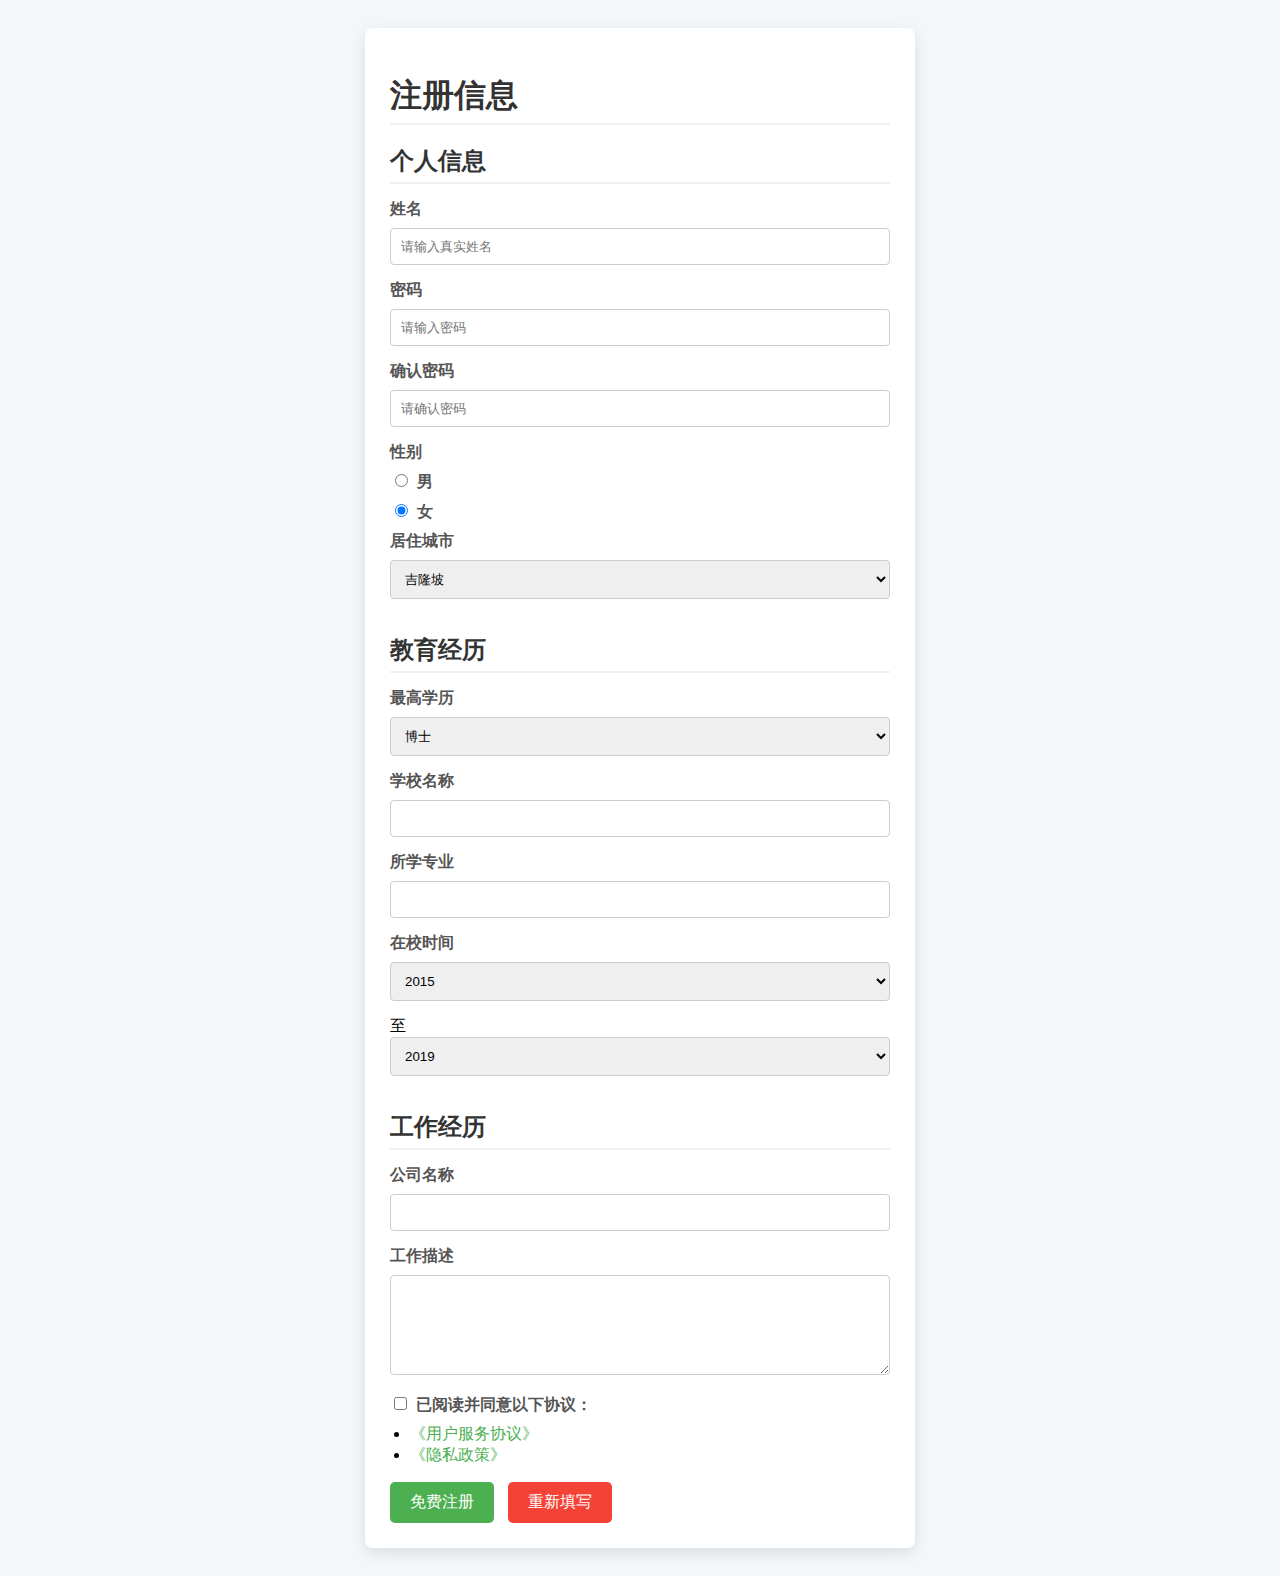
<file: index.html>
<!DOCTYPE html>
<html lang="en">
<head>
    <meta charset="UTF-8">
    <meta name="viewport" content="width=device-width, initial-scale=1.0">
    <title>用户注册表单</title>
    <style>
        body {
            font-family: 'Segoe UI', Tahoma, Geneva, Verdana, sans-serif;
            background-color: #f4f7fa;
            padding: 20px;
            display: flex;
            justify-content: center;
            align-items: center;
        }

        form {
            width: 500px;
            background-color: #ffffff;
            padding: 25px;
            border-radius: 8px;
            box-shadow: 0 5px 15px rgba(0,0,0,0.1);
        }

        h1, h2 {
            color: #333;
            border-bottom: 2px solid #f0f0f0;
            padding-bottom: 5px;
            margin-bottom: 15px;
        }

        label {
            display: block;
            margin-bottom: 8px;
            font-weight: bold;
            color: #555;
        }

        input[type="text"], input[type="password"], select, textarea {
            width: 100%;
            padding: 10px;
            margin-bottom: 15px;
            border: 1px solid #ccc;
            border-radius: 4px;
            box-sizing: border-box;
        }

        textarea {
            resize: vertical;
            height: 100px;
        }

        input[type="radio"], input[type="checkbox"] {
            margin-right: 5px;
        }

        button {
            padding: 10px 20px;
            margin-right: 10px;
            border: none;
            border-radius: 5px;
            cursor: pointer;
            color: #fff;
            font-size: 16px;
        }

        button[type="reset"] {
            background-color: #f44336;
        }

        button[type="submit"], button:not([type]) {
            background-color: #4CAF50;
        }

        button:hover {
            opacity: 0.9;
        }

        ul {
            padding-left: 20px;
            margin-top: 5px;
        }

        a {
            color: #4CAF50;
            text-decoration: none;
        }

        a:hover {
            text-decoration: underline;
        }
    </style>
</head>
<body>
    <form action="">
        <h1>注册信息</h1>

        <!-- 个人信息 -->
        <h2>个人信息</h2>
        <label for="name">姓名</label>
        <input type="text" id="name" placeholder="请输入真实姓名">

        <label for="password">密码</label>
        <input type="password" id="password" placeholder="请输入密码">

        <label for="confirm-password">确认密码</label>
        <input type="password" id="confirm-password" placeholder="请确认密码">

        <label>性别</label>
        <label><input type="radio" name="gender"> 男</label>
        <label><input type="radio" name="gender" checked> 女</label>

        <label for="city">居住城市</label>
        <select id="city">
            <option>吉隆坡</option>
            <option>沙巴</option>
            <option>沙捞越</option>
            <option>沙登</option>
        </select>

        <!-- 教育经历 -->
        <h2>教育经历</h2>
        <label for="education">最高学历</label>
        <select id="education">
            <option>博士</option>
            <option>硕士</option>
            <option>本科</option>
            <option>大专</option>
        </select>

        <label for="school">学校名称</label>
        <input type="text" id="school">

        <label for="major">所学专业</label>
        <input type="text" id="major">

        <label>在校时间</label>
        <select>
            <option>2015</option>
            <option>2016</option>
            <option>2017</option>
            <option>2018</option>
        </select>
        至
        <select>
            <option>2019</option>
            <option>2020</option>
            <option>2021</option>
            <option>2022</option>
        </select>

        <!-- 工作经历 -->
        <h2>工作经历</h2>
        <label for="company">公司名称</label>
        <input type="text" id="company">

        <label for="job-desc">工作描述</label>
        <textarea id="job-desc"></textarea>

        <!-- 协议和按钮 -->
        <label><input type="checkbox"> 已阅读并同意以下协议：</label>
        <ul>
            <li><a href="#">《用户服务协议》</a></li>
            <li><a href="#">《隐私政策》</a></li>
        </ul>

        <button type="submit">免费注册</button>
        <button type="reset">重新填写</button>
    </form>
</body>
</html>
</file>
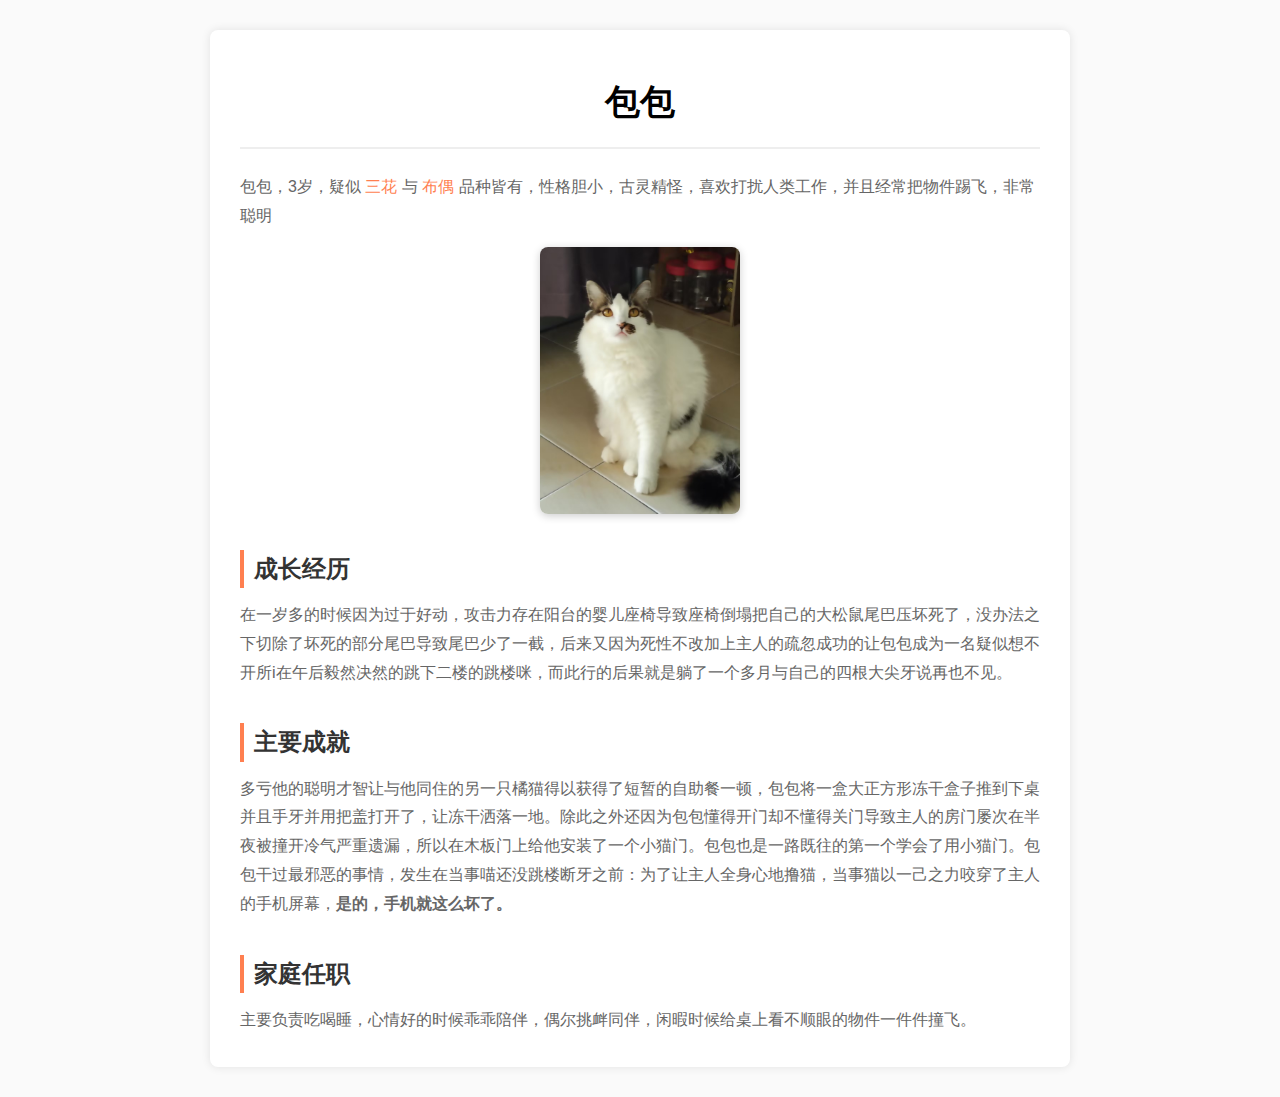
<file: page.html>
<!DOCTYPE html>
<html lang="en">
<head>
  <meta charset="UTF-8" />
  <meta name="viewport" content="width=device-width, initial-scale=1.0"/>
  <title>包包个人简介</title>
  <style>
    /* 页面整体样式 */
    body {
      margin: 0;
      padding: 0;
      font-family: "Microsoft Yahei", Arial, sans-serif;
      background-color: #fafafa;
      line-height: 1.6;
    }

    /* 容器布局，限制内容宽度并居中 */
    .container {
      max-width: 800px;
      margin: 30px auto;
      background-color: #fff;
      border-radius: 8px;
      padding: 20px 30px;
      box-shadow: 0 0 10px rgba(0, 0, 0, 0.1);
    }

    /* 大标题 */
    h1 {
      text-align: center;
      font-size: 2.2rem;
      margin-bottom: 0.5em;
    }

    hr {
      margin-top: 0.5em;
      margin-bottom: 1.5em;
      border: none;
      border-top: 2px solid #eee;
    }

    /* 副标题 */
    h2 {
      font-size: 1.5rem;
      color: #333;
      margin-top: 1.5em;
      margin-bottom: 0.5em;
      border-left: 4px solid #ff7f50;
      padding-left: 10px;
    }

    /* 段落 */
    p {
      margin: 0.8em 0;
      color: #666;
      line-height: 1.8;
    }

    /* 链接 */
    a {
      color: #ff7f50;
      text-decoration: none;
      transition: color 0.2s ease-in-out;
    }
    a:hover {
      color: #ff4500;
      text-decoration: underline;
    }

    /* 图片 */
    img {
      display: block;
      margin: 1em auto;
      border-radius: 8px;
      box-shadow: 0 2px 8px rgba(0, 0, 0, 0.2);
      max-width: 100%;
      height: auto;
    }
  </style>
</head>
<body>
  <div class="container">
    <h1>包包</h1>
    <hr>
    <p>
      包包，3岁，疑似
      <a href="file:///C:/Users/User/OneDrive/Desktop/code/%E4%BB%A3%E7%A0%81%E8%AF%BE%E7%A8%8B/17-%E7%BB%BC%E5%90%88%E6%A1%88%E4%BE%8B2.html">三花</a> 与
      <a href="https://baike.baidu.com/item/%E5%B8%83%E5%81%B6%E7%8C%AB/642121">布偶</a>
      品种皆有，性格胆小，古灵精怪，喜欢打扰人类工作，并且经常把物件踢飞，非常聪明
    </p>
    <img
      src="./baobao image.jpg"
      alt="包包的照片"
      title="包包"
      width="200"
    />

    <h2>成长经历</h2>
    <p>
      在一岁多的时候因为过于好动，攻击力存在阳台的婴儿座椅导致座椅倒塌把自己的大松鼠尾巴压坏死了，没办法之下切除了坏死的部分尾巴导致尾巴少了一截，后来又因为死性不改加上主人的疏忽成功的让包包成为一名疑似想不开所i在午后毅然决然的跳下二楼的跳楼咪，而此行的后果就是躺了一个多月与自己的四根大尖牙说再也不见。
    </p>

    <h2>主要成就</h2>
    <p>
      多亏他的聪明才智让与他同住的另一只橘猫得以获得了短暂的自助餐一顿，包包将一盒大正方形冻干盒子推到下桌并且手牙并用把盖打开了，让冻干洒落一地。除此之外还因为包包懂得开门却不懂得关门导致主人的房门屡次在半夜被撞开冷气严重遗漏，所以在木板门上给他安装了一个小猫门。包包也是一路既往的第一个学会了用小猫门。包包干过最邪恶的事情，发生在当事喵还没跳楼断牙之前：为了让主人全身心地撸猫，当事猫以一己之力咬穿了主人的手机屏幕，<strong>是的，手机就这么坏了。</strong>
    </p>

    <h2>家庭任职</h2>
    <p>
      主要负责吃喝睡，心情好的时候乖乖陪伴，偶尔挑衅同伴，闲暇时候给桌上看不顺眼的物件一件件撞飞。
    </p>
  </div>
</body>
</html>
</file>
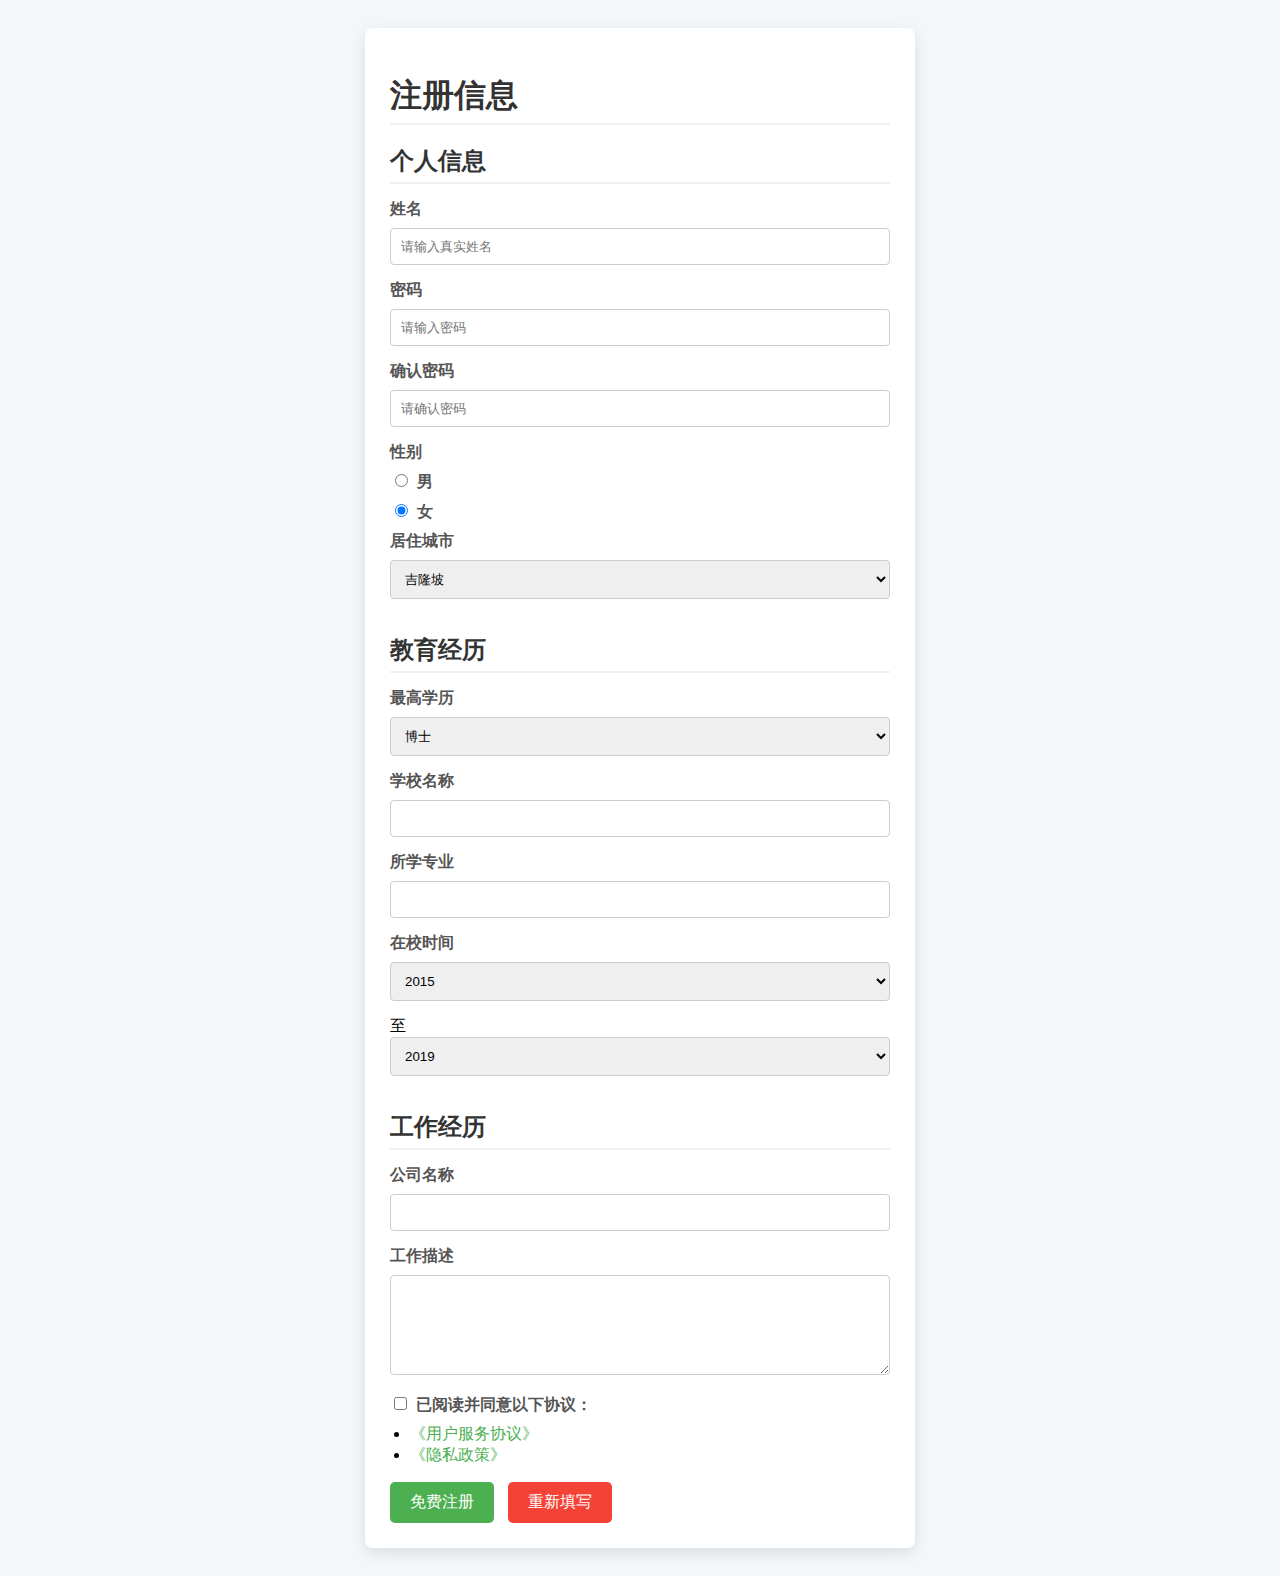
<file: question.html>
<!DOCTYPE html>
<html lang="en">
<head>
  <meta charset="UTF-8">
  <title>用户注册表单</title>
  <style>
    body {
      font-family: 'Segoe UI', Tahoma, Geneva, Verdana, sans-serif;
      background-color: #f4f7fa;
      padding: 20px;
      display: flex;
      justify-content: center;
      align-items: center;
    }

    form {
      width: 500px;
      background-color: #ffffff;
      padding: 25px;
      border-radius: 8px;
      box-shadow: 0 5px 15px rgba(0,0,0,0.1);
    }

    h1, h2 {
      color: #333;
      border-bottom: 2px solid #f0f0f0;
      padding-bottom: 5px;
      margin-bottom: 15px;
    }

    label {
      display: block;
      margin-bottom: 8px;
      font-weight: bold;
      color: #555;
    }

    input[type="text"], input[type="password"], select, textarea {
      width: 100%;
      padding: 10px;
      margin-bottom: 15px;
      border: 1px solid #ccc;
      border-radius: 4px;
      box-sizing: border-box;
    }

    textarea {
      resize: vertical;
      height: 100px;
    }

    input[type="radio"], input[type="checkbox"] {
      margin-right: 5px;
    }

    button {
      padding: 10px 20px;
      margin-right: 10px;
      border: none;
      border-radius: 5px;
      cursor: pointer;
      color: #fff;
      font-size: 16px;
    }

    button[type="reset"] {
      background-color: #f44336;
    }

    button[type="submit"], button:not([type]) {
      background-color: #4CAF50;
    }

    button:hover {
      opacity: 0.9;
    }

    ul {
      padding-left: 20px;
      margin-top: 5px;
    }

    a {
      color: #4CAF50;
      text-decoration: none;
    }
    a:hover {
      text-decoration: underline;
    }

    /* ========== 以下是“全屏loading图标”Overlay的样式 ========== */
    .loading-overlay {
      /* 默认隐藏 */
      display: none;
      /* 固定定位覆盖视窗 */
      position: fixed;
      top: 0;
      left: 0;
      width: 100%;
      height: 100%;
      /* 半透明背景 */
      background-color: rgba(0, 0, 0, 0.5);
      /* 居中内容 */
      justify-content: center;
      align-items: center;
      z-index: 9999; /* 确保它在最前 */
      flex-direction: column;
    }

    /* 内部的加载图标(Spinner) */
    .spinner {
      width: 50px;
      height: 50px;
      border: 6px solid #ccc; 
      border-top-color: #4CAF50;
      border-radius: 50%;
      animation: spin 1s linear infinite;
      margin-bottom: 10px;
    }

    @keyframes spin {
      0% {
        transform: rotate(0deg);
      }
      100% {
        transform: rotate(360deg);
      }
    }

    /* 提示文本 */
    .loading-text {
      color: #fff;
      font-size: 16px;
    }
  </style>
</head>
<body>
  <!-- 在 body 里放个全屏loading的DIV，默认隐藏 -->
  <div class="loading-overlay" id="loadingOverlay">
    <div class="spinner"></div>
    <div class="loading-text">正在提交，请稍候…</div>
  </div>

  <!-- 给form设置id，用来在JS里获取 -->
  <form id="registrationForm" action="https://testing-project-zeta-ruddy.vercel.app/page.html">
    <h1>注册信息</h1>

    <!-- 个人信息 -->
    <h2>个人信息</h2>
    <label for="name">姓名</label>
    <input type="text" id="name" placeholder="请输入真实姓名" required>

    <label for="password">密码</label>
    <input type="password" id="password" placeholder="请输入密码" required>

    <label for="confirm-password">确认密码</label>
    <input type="password" id="confirm-password" placeholder="请确认密码" required oninput="checkPassword();">

    <label>性别</label>
    <label><input type="radio" name="gender"> 男</label>
    <label><input type="radio" name="gender" checked> 女</label>

    <label for="city">居住城市</label>
    <select id="city">
      <option>吉隆坡</option>
      <option>沙巴</option>
      <option>沙捞越</option>
      <option>沙登</option>
    </select>

    <!-- 教育经历 -->
    <h2>教育经历</h2>
    <label for="education">最高学历</label>
    <select id="education">
      <option>博士</option>
      <option>硕士</option>
      <option>本科</option>
      <option>大专</option>
    </select>

    <label for="school">学校名称</label>
    <input type="text" id="school">

    <label for="major">所学专业</label>
    <input type="text" id="major">

    <label>在校时间</label>
    <select>
      <option>2015</option>
      <option>2016</option>
      <option>2017</option>
      <option>2018</option>
    </select>
    至
    <select>
      <option>2019</option>
      <option>2020</option>
      <option>2021</option>
      <option>2022</option>
    </select>

    <!-- 工作经历 -->
    <h2>工作经历</h2>
    <label for="company">公司名称</label>
    <input type="text" id="company">

    <label for="job-desc">工作描述</label>
    <textarea id="job-desc"></textarea>

    <!-- 协议和按钮 -->
    <label><input type="checkbox" required> 已阅读并同意以下协议：</label>
    <ul>
      <li><a href="#">《用户服务协议》</a></li>
      <li><a href="#">《隐私政策》</a></li>
    </ul>

    <button type="submit">免费注册</button>
    <button type="reset">重新填写</button>
  </form>

  <script>
    // 密码一致性校验
    function checkPassword() {
      const password = document.getElementById('password');
      const confirm = document.getElementById('confirm-password');

      if (confirm.value === password.value) {
        confirm.setCustomValidity('');
      } else {
        confirm.setCustomValidity('两次输入的密码不一致');
      }
    }

    // 点击提交后 - 1) 显示loading动画  2) 延迟5秒  3) 再提交
    const form = document.getElementById('registrationForm');
    const loadingOverlay = document.getElementById('loadingOverlay');

    form.addEventListener('submit', function(event) {
      // 阻止默认提交
      event.preventDefault();

      // 显示loading层
      loadingOverlay.style.display = 'flex';

      // 5秒后提交表单
      setTimeout(() => {
        form.submit();
      }, 5000);
    });
  </script>
</body>
</html>
</file>
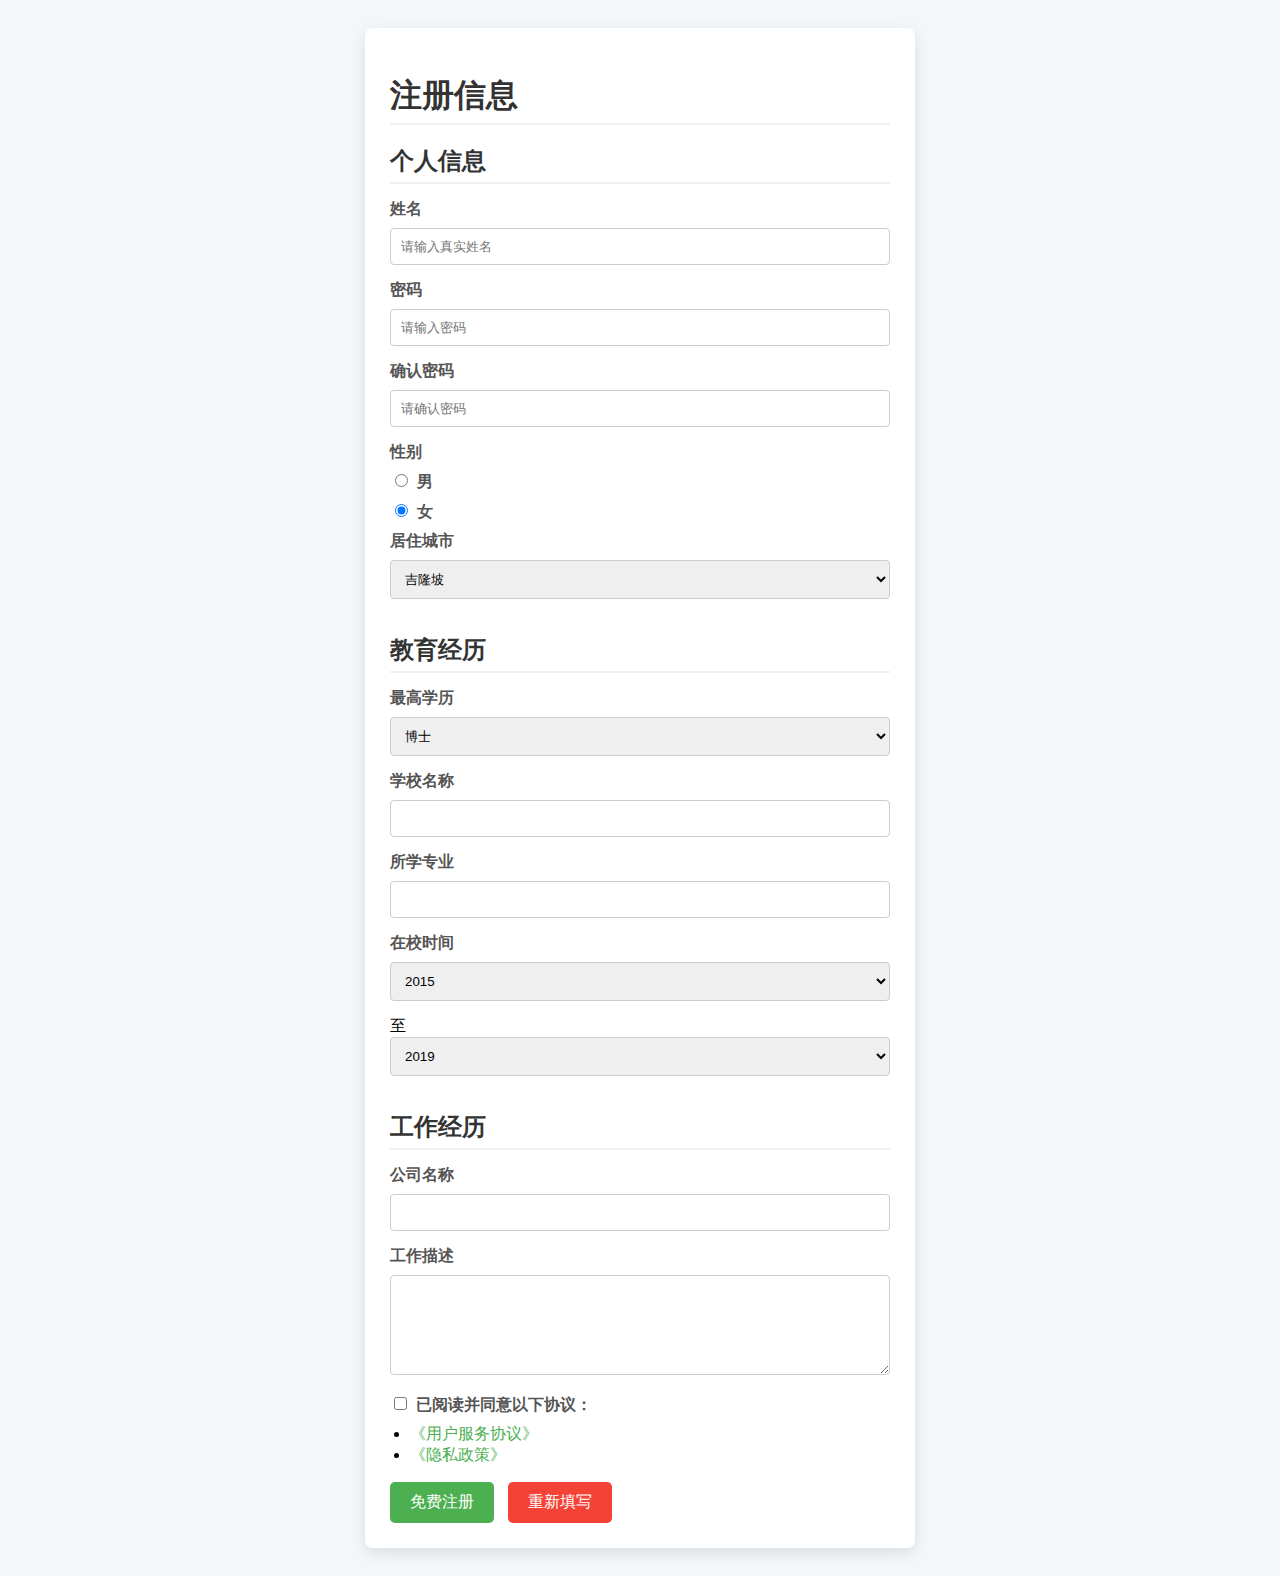
<file: 综合案例2.html>
<!DOCTYPE html>
<html lang="en">
<head>
    <meta charset="UTF-8">
    <meta name="viewport" content="width=device-width, initial-scale=1.0">
    <title>用户注册表单</title>
    <style>
        body {
            font-family: 'Segoe UI', Tahoma, Geneva, Verdana, sans-serif;
            background-color: #f4f7fa;
            padding: 20px;
            display: flex;
            justify-content: center;
            align-items: center;
        }

        form {
            width: 500px;
            background-color: #ffffff;
            padding: 25px;
            border-radius: 8px;
            box-shadow: 0 5px 15px rgba(0,0,0,0.1);
        }

        h1, h2 {
            color: #333;
            border-bottom: 2px solid #f0f0f0;
            padding-bottom: 5px;
            margin-bottom: 15px;
        }

        label {
            display: block;
            margin-bottom: 8px;
            font-weight: bold;
            color: #555;
        }

        input[type="text"], input[type="password"], select, textarea {
            width: 100%;
            padding: 10px;
            margin-bottom: 15px;
            border: 1px solid #ccc;
            border-radius: 4px;
            box-sizing: border-box;
        }

        textarea {
            resize: vertical;
            height: 100px;
        }

        input[type="radio"], input[type="checkbox"] {
            margin-right: 5px;
        }

        button {
            padding: 10px 20px;
            margin-right: 10px;
            border: none;
            border-radius: 5px;
            cursor: pointer;
            color: #fff;
            font-size: 16px;
        }

        button[type="reset"] {
            background-color: #f44336;
        }

        button[type="submit"], button:not([type]) {
            background-color: #4CAF50;
        }

        button:hover {
            opacity: 0.9;
        }

        ul {
            padding-left: 20px;
            margin-top: 5px;
        }

        a {
            color: #4CAF50;
            text-decoration: none;
        }

        a:hover {
            text-decoration: underline;
        }
    </style>
</head>
<body>
    <form action="https://testing-project-zeta-ruddy.vercel.app/page.html">
        <h1>注册信息</h1>

        <!-- 个人信息 -->
        <h2>个人信息</h2>
        <label for="name">姓名</label>
        <input type="text" id="name" placeholder="请输入真实姓名" required>

        <label for="password">密码</label>
        <input type="password" id="password" placeholder="请输入密码" required>

        <label for="confirm-password">确认密码</label>
        <input type="password" id="confirm-password" placeholder="请确认密码" required oninput="checkPassword();">

        <label>性别</label>
        <label><input type="radio" name="gender"> 男</label>
        <label><input type="radio" name="gender" checked> 女</label>

        <label for="city">居住城市</label>
        <select id="city">
            <option>吉隆坡</option>
            <option>沙巴</option>
            <option>沙捞越</option>
            <option>沙登</option>
        </select>

        <!-- 教育经历 -->
        <h2>教育经历</h2>
        <label for="education">最高学历</label>
        <select id="education">
            <option>博士</option>
            <option>硕士</option>
            <option>本科</option>
            <option>大专</option>
        </select>

        <label for="school">学校名称</label>
        <input type="text" id="school">

        <label for="major">所学专业</label>
        <input type="text" id="major">

        <label>在校时间</label>
        <select>
            <option>2015</option>
            <option>2016</option>
            <option>2017</option>
            <option>2018</option>
        </select>
        至
        <select>
            <option>2019</option>
            <option>2020</option>
            <option>2021</option>
            <option>2022</option>
        </select>

        <!-- 工作经历 -->
        <h2>工作经历</h2>
        <label for="company">公司名称</label>
        <input type="text" id="company">

        <label for="job-desc">工作描述</label>
        <textarea id="job-desc"></textarea>

        <!-- 协议和按钮 -->
        <label><input type="checkbox" required> 已阅读并同意以下协议：</label>
        <ul>
            <li><a href="#">《用户服务协议》</a></li>
            <li><a href="#">《隐私政策》</a></li>
        </ul>

        <button type="submit">免费注册</button>
        <button type="reset">重新填写</button>
    </form>

    <script>
      function checkPassword() {
        const password = document.getElementById('password');
        const confirm = document.getElementById('confirm-password');
    
        if (confirm.value === password.value) {
          confirm.setCustomValidity('');
        } else {
          confirm.setCustomValidity('两次输入的密码不一致');
        }
      }
    </script>
</body>
</html>
</file>
